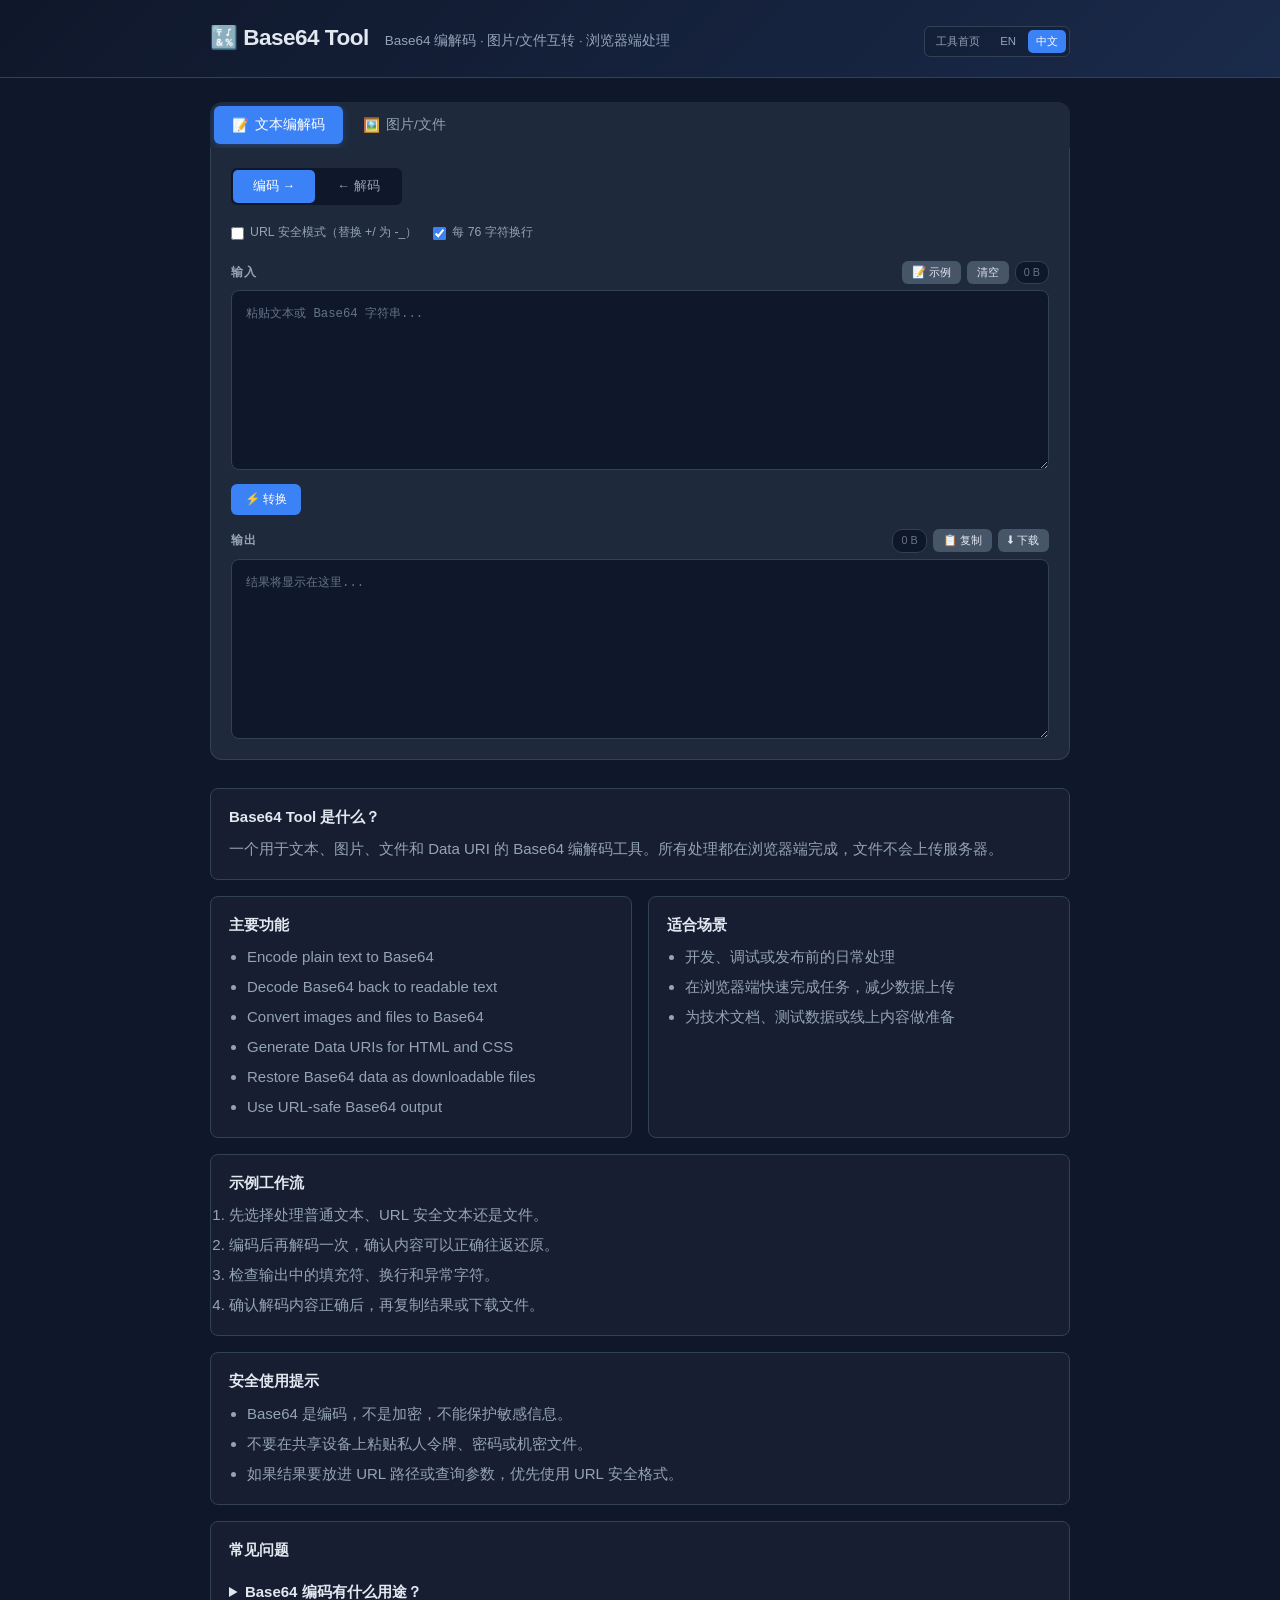
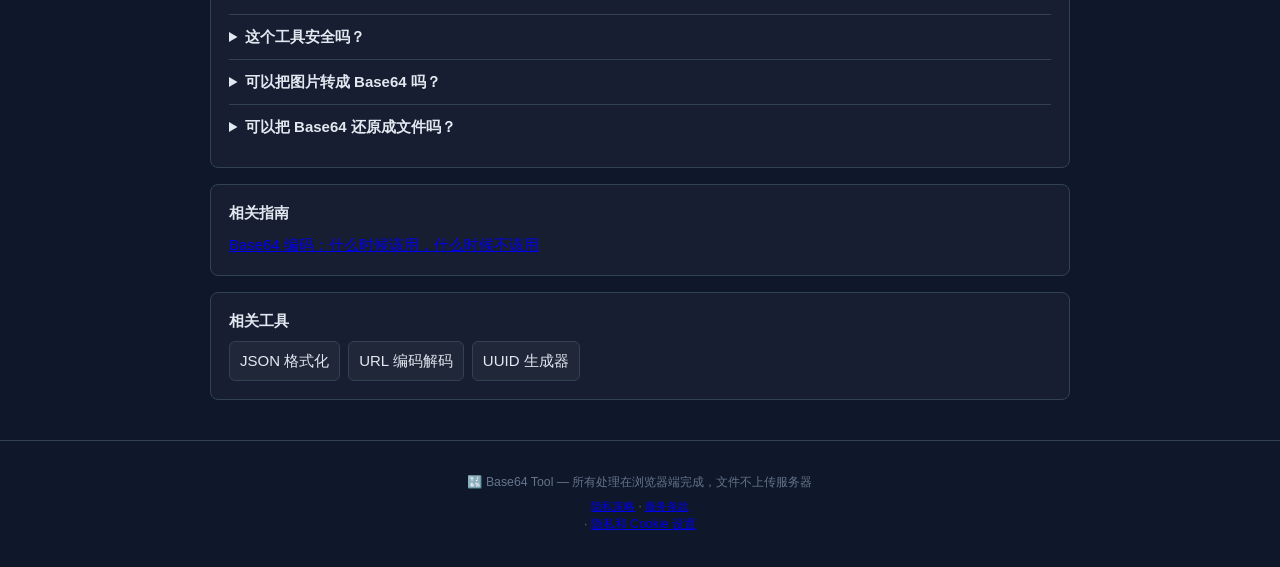
<file: zh/index.html>
<!DOCTYPE html>
<html lang="zh-CN">
<head>
  <!-- Primary Meta -->
  <meta name="description" content="Base64编解码在线工具。文本编码解码、图片和文件互转、Data URI生成。浏览器端处理，文件不上传。">
  <meta name="keywords" content="base64 encode, base64 decode, base64 image converter, base64编码, base64解码, data uri generator">
  <meta name="author" content="ToolkitBox">
  <meta name="robots" content="index, follow">
  <meta name="google-adsense-account" content="ca-pub-5333037258750046">
  <link rel="canonical" href="https://base64.toolkitbox.org/zh/">
  <link rel="alternate" hreflang="en" href="https://base64.toolkitbox.org/">
  <link rel="alternate" hreflang="zh-CN" href="https://base64.toolkitbox.org/zh/">
  <link rel="alternate" hreflang="x-default" href="https://base64.toolkitbox.org/">
<!-- Open Graph -->
  <meta property="og:type" content="website">
  <meta property="og:title" content="Base64 Tool - 免费在线工具">
  <meta property="og:description" content="Base64编解码在线工具。文本编码解码、图片和文件互转、Data URI生成。浏览器端处理，文件不上传。">
  <meta property="og:url" content="https://base64.toolkitbox.org/zh/">
  <meta property="og:image" content="https://base64.toolkitbox.org/og.png">
  <meta property="og:image:width" content="1200">
  <meta property="og:image:height" content="630">
  <meta property="og:image:alt" content="Base64 Tool - 免费在线工具">
<meta property="og:site_name" content="Base64 Tool">
  <meta property="og:locale" content="zh_CN">

  <!-- Twitter Card -->
  <meta name="twitter:card" content="summary_large_image">
  <meta name="twitter:image" content="https://base64.toolkitbox.org/og.png">
  <meta name="twitter:title" content="Base64 Tool - 免费在线工具">
  <meta name="twitter:description" content="Base64编解码在线工具。文本编码解码、图片和文件互转、Data URI生成。浏览器端处理，文件不上传。">
<meta charset="UTF-8">
  <meta name="viewport" content="width=device-width, initial-scale=1.0">
  <title>Base64 Tool - 免费在线工具 | 浏览器端处理 · 隐私安全</title>
  <link rel="stylesheet" href="../css/style.css">
  <script type="application/ld+json">
{
  "@context": "https://schema.org",
  "@type": "SoftwareApplication",
  "name": "Base64 Tool",
  "description": "Base64编解码在线工具。文本编码解码、图片和文件互转、Data URI生成。浏览器端处理，文件不上传。",
  "url": "https://base64.toolkitbox.org/zh/",
  "inLanguage": "zh-CN",
  "applicationCategory": "DeveloperApplication",
  "operatingSystem": "All",
  "browserRequirements": "Requires JavaScript",
  "isAccessibleForFree": true,
  "offers": {
    "@type": "Offer",
    "price": "0",
    "priceCurrency": "USD"
  },
  "featureList": [
    "Encode plain text to Base64",
    "Decode Base64 back to readable text",
    "Convert images and files to Base64",
    "Generate Data URIs for HTML and CSS",
    "Restore Base64 data as downloadable files",
    "Use URL-safe Base64 output"
  ],
  "publisher": {
    "@type": "Organization",
    "name": "ToolkitBox"
  }
}
  </script>
  <script type="application/ld+json">
{
  "@context": "https://schema.org",
  "@type": "FAQPage",
  "inLanguage": "zh-CN",
  "mainEntity": [
    {
      "@type": "Question",
      "name": "Base64 编码有什么用途？",
      "acceptedAnswer": {
        "@type": "Answer",
        "text": "Base64 常用于在 URL 参数、CSS、HTML、JSON、邮件附件等文本环境中传输二进制数据。"
      }
    },
    {
      "@type": "Question",
      "name": "这个工具安全吗？",
      "acceptedAnswer": {
        "@type": "Answer",
        "text": "安全。编码、解码和文件转换都在浏览器端完成，文本和文件不会上传服务器。"
      }
    },
    {
      "@type": "Question",
      "name": "可以把图片转成 Base64 吗？",
      "acceptedAnswer": {
        "@type": "Answer",
        "text": "可以。拖拽图片或选择文件后，工具会生成 Base64 和 Data URI，可用于 HTML/CSS。"
      }
    },
    {
      "@type": "Question",
      "name": "可以把 Base64 还原成文件吗？",
      "acceptedAnswer": {
        "@type": "Answer",
        "text": "可以。粘贴 Base64 数据并设置文件名，即可在浏览器中下载还原文件。"
      }
    }
  ]
}
  </script>
  <script type="application/ld+json">
{
  "@context": "https://schema.org",
  "@type": "BreadcrumbList",
  "inLanguage": "zh-CN",
  "itemListElement": [
    {
      "@type": "ListItem",
      "position": 1,
      "name": "ToolkitBox",
      "item": "https://toolkitbox.org/zh/"
    },
    {
      "@type": "ListItem",
      "position": 2,
      "name": "Base64 Tool",
      "item": "https://base64.toolkitbox.org/zh/"
    }
  ]
}
  </script>
  <script async src="https://pagead2.googlesyndication.com/pagead/js/adsbygoogle.js?client=ca-pub-5333037258750046"
     crossorigin="anonymous"></script>
  <script defer src="/privacy-controls.js"></script>
</head>
<body>
  <header class="header">
    <div class="container">
      <div class="header-inner">
        <h1 class="logo">🔣 Base64 Tool</h1>
        <p class="tagline">Base64 编解码 · 图片/文件互转 · 浏览器端处理</p>
        <nav class="language-switcher" aria-label="Language"><a class="home-link" href="https://toolkitbox.org/zh/">工具首页</a><a class="" href="../" lang="en">EN</a><a class="active" href="./" lang="zh-CN">中文</a></nav>
      </div>
    </div>
  </header>

  <main class="main container">
    <!-- Tab Navigation -->
    <nav class="tabs" role="tablist">
      <button class="tab active" role="tab" aria-selected="true" data-tab="text" tabindex="0">
        <span class="tab-icon">📝</span>
        <span class="tab-label">文本编解码</span>
      </button>
      <button class="tab" role="tab" aria-selected="false" data-tab="image" tabindex="-1">
        <span class="tab-icon">🖼️</span>
        <span class="tab-label">图片/文件</span>
      </button>
    </nav>

    <!-- === Tab: Text === -->
    <section class="tab-panel active" id="panel-text" role="tabpanel">
      <div class="panel-body">
        <!-- Direction -->
        <div class="direction-bar">
          <button class="dir-btn active" data-dir="encode">编码 →</button>
          <button class="dir-btn" data-dir="decode">← 解码</button>
        </div>

        <!-- Options -->
        <div class="options-bar">
          <label class="checkbox-label">
            <input type="checkbox" id="opt-urlsafe">
            URL 安全模式（替换 +/ 为 -_）
          </label>
          <label class="checkbox-label">
            <input type="checkbox" id="opt-wrap" checked>
            每 76 字符换行
          </label>
        </div>

        <!-- Input -->
        <div class="input-section">
          <div class="editor-panel">
            <div class="editor-header">
              <label for="text-input">输入</label>
              <div class="editor-actions">
                <button class="btn btn-sm" onclick="loadTextSample()">📝 示例</button>
                <button class="btn btn-sm" onclick="clearInput()">清空</button>
                <span id="input-size" class="size-badge">0 B</span>
              </div>
            </div>
            <textarea id="text-input" class="code-editor" placeholder="粘贴文本或 Base64 字符串..." spellcheck="false"></textarea>
          </div>
        </div>

        <!-- Button -->
        <div class="action-bar">
          <button class="btn btn-primary btn-lg" onclick="processText()">⚡ 转换</button>
        </div>

        <!-- Output -->
        <div class="input-section">
          <div class="editor-panel">
            <div class="editor-header">
              <label for="text-output">输出</label>
              <div class="editor-actions">
                <span id="output-size" class="size-badge">0 B</span>
                <button class="btn btn-sm" onclick="copyOutput()">📋 复制</button>
                <button class="btn btn-sm" onclick="downloadOutput()">⬇ 下载</button>
              </div>
            </div>
            <textarea id="text-output" class="code-editor" readonly placeholder="结果将显示在这里..." spellcheck="false"></textarea>
          </div>
        </div>

        <div id="text-status" class="status-bar"></div>
      </div>
    </section>

    <!-- === Tab: Image/File === -->
    <section class="tab-panel" id="panel-image" role="tabpanel" hidden>
      <div class="panel-body">
        <!-- Upload Area -->
        <div class="upload-section">
          <div id="drop-zone" class="drop-zone">
            <div class="drop-content">
              <span class="drop-icon">📁</span>
              <p>拖拽文件到此处或点击选择</p>
              <p class="drop-hint">支持图片、PDF、ZIP 等任何文件</p>
            </div>
            <input type="file" id="file-input" class="file-input" accept="*/*">
          </div>
        </div>

        <!-- File Info -->
        <div id="file-info" class="file-info" style="display:none">
          <div class="file-detail">
            <span id="file-name" class="file-name"></span>
            <span id="file-type" class="file-type-badge"></span>
            <span id="file-size-info" class="file-size-text"></span>
          </div>
          <div class="file-preview" id="file-preview"></div>
        </div>

        <!-- Image to Base64 -->
        <div class="input-section">
          <div class="editor-panel">
            <div class="editor-header">
              <label>Base64 数据</label>
              <div class="editor-actions">
                <span id="b64-size" class="size-badge">0 B</span>
                <button class="btn btn-sm" onclick="copyB64()">📋 复制</button>
              </div>
            </div>
            <textarea id="b64-output" class="code-editor" readonly placeholder="Base64 数据将显示在这里..." spellcheck="false" style="min-height:160px"></textarea>
          </div>
        </div>

        <!-- Data URI -->
        <div class="input-section">
          <div class="editor-panel">
            <div class="editor-header">
              <label>Data URI</label>
              <div class="editor-actions">
                <button class="btn btn-sm" onclick="copyDataUri()">📋 复制</button>
              </div>
            </div>
            <textarea id="data-uri-output" class="code-editor" readonly placeholder="data:image/png;base64,..." spellcheck="false" style="min-height:80px"></textarea>
          </div>
        </div>

        <!-- Base64 to File -->
        <div class="decode-section">
          <div class="section-title">从 Base64 还原文件</div>
          <div class="editor-panel">
            <div class="editor-header">
              <label for="b64-input">粘贴 Base64 数据</label>
              <div class="editor-actions">
                <button class="btn btn-sm" onclick="clearB64Input()">清空</button>
              </div>
            </div>
            <textarea id="b64-input" class="code-editor" placeholder="粘贴 Base64 字符串或 Data URI..." spellcheck="false" style="min-height:100px"></textarea>
          </div>
          <div class="action-bar">
            <label class="checkbox-label">
              <input type="text" id="decode-filename" class="small-input" placeholder="文件名（含扩展名）" value="decoded-file">
              <span class="hint">.png</span>
            </label>
            <button class="btn btn-primary" onclick="decodeB64()">⬇ 下载还原文件</button>
          </div>
        </div>

        <div id="file-status" class="status-bar"></div>
      </div>
    </section>
    <section class="seo-content" aria-label="工具说明和常见问题">
      <div class="seo-block">
        <h2>Base64 Tool 是什么？</h2>
        <p>一个用于文本、图片、文件和 Data URI 的 Base64 编解码工具。所有处理都在浏览器端完成，文件不会上传服务器。</p>
      </div>
      <div class="seo-grid">
        <div class="seo-block">
          <h2>主要功能</h2>
          <ul><li>Encode plain text to Base64</li><li>Decode Base64 back to readable text</li><li>Convert images and files to Base64</li><li>Generate Data URIs for HTML and CSS</li><li>Restore Base64 data as downloadable files</li><li>Use URL-safe Base64 output</li></ul>
        </div>
        <div class="seo-block">
          <h2>适合场景</h2>
          <ul><li>开发、调试或发布前的日常处理</li><li>在浏览器端快速完成任务，减少数据上传</li><li>为技术文档、测试数据或线上内容做准备</li></ul>
        </div>
      </div>
      <div class="seo-block example-workflow">
        <h2>示例工作流</h2>
        <ol>
          <li>先选择处理普通文本、URL 安全文本还是文件。</li>
          <li>编码后再解码一次，确认内容可以正确往返还原。</li>
          <li>检查输出中的填充符、换行和异常字符。</li>
          <li>确认解码内容正确后，再复制结果或下载文件。</li>
        </ol>
      </div>

      <div class="seo-block safe-use">
        <h2>安全使用提示</h2>
        <ul>
          <li>Base64 是编码，不是加密，不能保护敏感信息。</li>
          <li>不要在共享设备上粘贴私人令牌、密码或机密文件。</li>
          <li>如果结果要放进 URL 路径或查询参数，优先使用 URL 安全格式。</li>
        </ul>
      </div>

      <div class="seo-block faq-list">
        <h2>常见问题</h2>
        <details><summary>Base64 编码有什么用途？</summary><p>Base64 常用于在 URL 参数、CSS、HTML、JSON、邮件附件等文本环境中传输二进制数据。</p></details>
        <details><summary>这个工具安全吗？</summary><p>安全。编码、解码和文件转换都在浏览器端完成，文本和文件不会上传服务器。</p></details>
        <details><summary>可以把图片转成 Base64 吗？</summary><p>可以。拖拽图片或选择文件后，工具会生成 Base64 和 Data URI，可用于 HTML/CSS。</p></details>
        <details><summary>可以把 Base64 还原成文件吗？</summary><p>可以。粘贴 Base64 数据并设置文件名，即可在浏览器中下载还原文件。</p></details>
      </div>
      <div class="seo-block related-guides">
        <h2>相关指南</h2>
        <p><a href="https://toolkitbox.org/zh/guides/base64-encoding-best-practices/">Base64 编码：什么时候该用，什么时候不该用</a></p>
      </div>
      <div class="seo-block related-tools">
        <h2>相关工具</h2>
        <div class="related-links"><a href="https://json.toolkitbox.org/zh/">JSON 格式化</a><a href="https://url.toolkitbox.org/zh/">URL 编码解码</a><a href="https://uuid.toolkitbox.org/zh/">UUID 生成器</a></div>
      </div>
    </section>
  </main>

  <footer class="footer">
    <div class="container">
      <p>🔣 Base64 Tool — 所有处理在浏览器端完成，文件不上传服务器</p>
      <p class="footer-small"><a href="https://toolkitbox.org/zh/privacy/">隐私策略</a> · <a href="https://toolkitbox.org/zh/terms/">服务条款</a></p>
    </div>
   · <a href="https://toolkitbox.org/zh/privacy/#privacy-choices" data-privacy-settings>隐私和 Cookie 设置</a></footer>

  <script src="../js/app.js"></script>
</body>
</html>
</file>
<file: css/style.css>
/* === Reset & Base === */
*, *::before, *::after { box-sizing: border-box; margin: 0; padding: 0; }

:root {
  --bg: #0f172a;
  --bg-card: #1e293b;
  --bg-input: #0f172a;
  --border: #334155;
  --border-focus: #3b82f6;
  --text: #e2e8f0;
  --text-muted: #94a3b8;
  --text-dim: #64748b;
  --primary: #3b82f6;
  --primary-hover: #2563eb;
  --secondary: #475569;
  --secondary-hover: #64748b;
  --success: #22c55e;
  --error: #ef4444;
  --radius: 12px;
  --radius-sm: 8px;
  --radius-xs: 6px;
  --font-mono: 'SF Mono', 'Fira Code', 'Cascadia Code', 'JetBrains Mono', monospace;
  --font-ui: -apple-system, BlinkMacSystemFont, 'Segoe UI', Roboto, sans-serif;
}

html { font-size: 15px; }
body {
  font-family: var(--font-ui);
  background: var(--bg);
  color: var(--text);
  min-height: 100vh;
  line-height: 1.6;
}

.container { max-width: 900px; margin: 0 auto; padding: 0 20px; }

/* === Header === */
.header {
  border-bottom: 1px solid var(--border);
  padding: 20px 0;
  background: linear-gradient(135deg, #0f172a 0%, #1a2a4a 100%);
}
.header-inner { display: flex; align-items: baseline; gap: 16px; flex-wrap: wrap; }
.logo { font-size: 1.5rem; font-weight: 700; color: var(--text); letter-spacing: -0.5px; }
.tagline { color: var(--text-muted); font-size: 0.9rem; }

/* === Tabs === */
.tabs {
  display: flex; gap: 2px; margin-top: 24px;
  background: var(--bg-card); border-radius: var(--radius) var(--radius) 0 0; padding: 4px;
}
.tab {
  display: flex; align-items: center; gap: 6px;
  padding: 10px 18px; border: none; background: transparent; color: var(--text-muted);
  font-size: 0.9rem; font-family: var(--font-ui); cursor: pointer; border-radius: var(--radius-xs);
  transition: all 0.15s;
}
.tab:hover { color: var(--text); background: rgba(255,255,255,0.05); }
.tab.active { color: #fff; background: var(--primary); box-shadow: 0 2px 8px rgba(59,130,246,0.3); }
.tab:focus-visible { outline: 2px solid var(--primary); outline-offset: -2px; }

/* === Tab Panels === */
.tab-panel { display: none; }
.tab-panel.active { display: block; }

.panel-body {
  background: var(--bg-card); padding: 20px; border-radius: 0 0 var(--radius) var(--radius);
  border: 1px solid var(--border); border-top: none;
  display: flex; flex-direction: column; gap: 14px;
}

/* === Direction === */
.direction-bar { display: flex; gap: 2px; background: var(--bg-input); border-radius: var(--radius-xs); padding: 2px; width: fit-content; }
.dir-btn {
  padding: 8px 20px; border: none; background: transparent; color: var(--text-muted);
  font-size: 0.85rem; font-family: var(--font-ui); cursor: pointer; border-radius: 5px;
  font-weight: 500; transition: all 0.12s;
}
.dir-btn:hover { color: var(--text); }
.dir-btn.active { color: #fff; background: var(--primary); }

/* === Options === */
.options-bar {
  display: flex; gap: 16px; flex-wrap: wrap; padding: 4px 0;
}
.checkbox-label {
  display: flex; align-items: center; gap: 6px;
  font-size: 0.82rem; color: var(--text-muted); cursor: pointer;
}
.checkbox-label input { accent-color: var(--primary); }

/* === Input/Output Sections === */
.input-section { display: flex; flex-direction: column; gap: 0; }

.editor-panel { display: flex; flex-direction: column; gap: 6px; }
.editor-header {
  display: flex; justify-content: space-between; align-items: center;
}
.editor-header label { font-size: 0.82rem; font-weight: 600; color: var(--text-muted); text-transform: uppercase; letter-spacing: 0.5px; }
.editor-actions { display: flex; gap: 6px; align-items: center; }

.code-editor {
  width: 100%; min-height: 180px; padding: 14px;
  background: var(--bg-input); color: var(--text);
  border: 1px solid var(--border); border-radius: var(--radius-sm);
  font-family: var(--font-mono); font-size: 0.82rem; line-height: 1.5;
  resize: vertical; tab-size: 4;
  transition: border-color 0.15s;
}
.code-editor:focus { outline: none; border-color: var(--border-focus); box-shadow: 0 0 0 2px rgba(59,130,246,0.15); }
.code-editor[readonly] { cursor: default; }
.code-editor[readonly]:focus { border-color: var(--border); box-shadow: none; }
.code-editor::placeholder { color: var(--text-dim); }

/* === Action Bar === */
.action-bar { display: flex; align-items: center; gap: 12px; flex-wrap: wrap; }
.btn-lg { padding: 10px 28px; font-size: 0.95rem; }

/* === Status === */
.status-bar {
  padding: 10px 14px; border-radius: var(--radius-sm);
  font-size: 0.82rem; display: none;
}
.status-bar.visible { display: block; }
.status-success { background: rgba(34,197,94,0.1); color: var(--success); border: 1px solid rgba(34,197,94,0.2); }
.status-error { background: rgba(239,68,68,0.1); color: var(--error); border: 1px solid rgba(239,68,68,0.2); }
.status-info { background: rgba(59,130,246,0.1); color: var(--primary); border: 1px solid rgba(59,130,246,0.2); }

/* === Buttons === */
.btn {
  display: inline-flex; align-items: center; gap: 6px;
  padding: 7px 14px; border: none; border-radius: var(--radius-xs);
  font-size: 0.82rem; font-family: var(--font-ui); font-weight: 500;
  cursor: pointer; transition: all 0.15s; white-space: nowrap;
}
.btn-primary { background: var(--primary); color: #fff; }
.btn-primary:hover { background: var(--primary-hover); }
.btn-secondary { background: var(--secondary); color: #e2e8f0; }
.btn-secondary:hover { background: var(--secondary-hover); }
.btn-sm { padding: 4px 10px; font-size: 0.76rem; background: var(--secondary); color: #e2e8f0; }
.btn-sm:hover { background: var(--secondary-hover); }

.size-badge {
  font-size: 0.72rem; color: var(--text-dim);
  background: var(--bg-input); padding: 2px 8px; border-radius: 10px;
  border: 1px solid var(--border);
}

/* === Upload Area === */
.upload-section { margin: 4px 0; }
.drop-zone {
  border: 2px dashed var(--border); border-radius: var(--radius-sm);
  padding: 40px 20px; text-align: center; cursor: pointer;
  transition: all 0.2s; position: relative;
}
.drop-zone:hover, .drop-zone.dragover {
  border-color: var(--primary); background: rgba(59,130,246,0.05);
}
.drop-content { pointer-events: none; }
.drop-icon { font-size: 2.5rem; display: block; margin-bottom: 8px; }
.drop-zone p { color: var(--text-muted); font-size: 0.9rem; }
.drop-hint { font-size: 0.78rem !important; color: var(--text-dim) !important; margin-top: 4px; }
.file-input { position: absolute; inset: 0; opacity: 0; cursor: pointer; }

/* === File Info === */
.file-info {
  background: var(--bg-input); border: 1px solid var(--border); border-radius: var(--radius-sm);
  padding: 12px 16px;
}
.file-detail { display: flex; align-items: center; gap: 8px; flex-wrap: wrap; margin-bottom: 8px; }
.file-name { font-weight: 600; font-size: 0.9rem; }
.file-type-badge { font-size: 0.72rem; padding: 2px 8px; border-radius: 8px; background: rgba(59,130,246,0.15); color: var(--primary); }
.file-size-text { font-size: 0.78rem; color: var(--text-dim); }
.file-preview { text-align: center; }
.file-preview img { max-width: 100%; max-height: 300px; border-radius: var(--radius-xs); }

/* === Decode Section === */
.decode-section { border-top: 1px solid var(--border); padding-top: 14px; }
.section-title { font-size: 0.82rem; font-weight: 600; color: var(--text-muted); text-transform: uppercase; letter-spacing: 0.5px; margin-bottom: 8px; }

.small-input {
  padding: 6px 10px; background: var(--bg-input); color: var(--text);
  border: 1px solid var(--border); border-radius: var(--radius-xs);
  font-family: var(--font-mono); font-size: 0.82rem; width: 180px; outline: none;
}
.small-input:focus { border-color: var(--border-focus); }
.hint { font-size: 0.76rem; color: var(--text-dim); }

/* === Toast === */
.toast {
  position: fixed; bottom: 24px; left: 50%; transform: translateX(-50%);
  padding: 10px 24px; border-radius: var(--radius); background: var(--bg-card);
  border: 1px solid var(--border); color: var(--text); font-size: 0.85rem;
  box-shadow: 0 4px 20px rgba(0,0,0,0.3); z-index: 100;
  animation: toastIn 0.3s ease;
}
@keyframes toastIn {
  from { opacity: 0; transform: translateX(-50%) translateY(10px); }
  to { opacity: 1; transform: translateX(-50%) translateY(0); }
}

/* === Footer === */
.footer {
  text-align: center; padding: 32px 0; margin-top: 40px;
  border-top: 1px solid var(--border); color: var(--text-dim); font-size: 0.82rem;
}
.footer-small { margin-top: 4px; font-size: 0.75rem; }
/* === SEO / GEO Content === */
.language-switcher { margin-left: auto; display: inline-flex; gap: 4px; padding: 3px; border: 1px solid var(--border); border-radius: var(--radius-xs); background: rgba(15,23,42,0.35); }
.language-switcher a { color: var(--text-muted); text-decoration: none; font-size: 0.76rem; line-height: 1; padding: 6px 8px; border-radius: 5px; }
.language-switcher a:hover, .language-switcher a.active { color: #fff; background: var(--primary); }
.seo-content { margin-top: 28px; display: flex; flex-direction: column; gap: 16px; color: var(--text-muted); }
.seo-grid { display: grid; grid-template-columns: repeat(2, minmax(0, 1fr)); gap: 16px; }
.seo-block { background: rgba(255,255,255,0.03); border: 1px solid var(--border); border-radius: var(--radius-sm); padding: 18px; }
.seo-block h2 { color: var(--text); font-size: 1rem; line-height: 1.35; margin: 0 0 10px; letter-spacing: 0; }
.seo-block p { margin: 0; }
.seo-block ul { margin: 0; padding-left: 18px; }
.seo-block li + li { margin-top: 6px; }
.faq-list details { border-top: 1px solid var(--border); padding: 10px 0; }
.faq-list details:first-of-type { border-top: 0; }
.faq-list summary { color: var(--text); cursor: pointer; font-weight: 600; }
.faq-list details p { margin-top: 8px; }
@media (max-width: 720px) { .language-switcher { margin-left: 0; } .seo-grid { grid-template-columns: 1fr; } }
.related-links { display: flex; flex-wrap: wrap; gap: 8px; margin-top: 10px; }
.related-links a { color: var(--text); text-decoration: none; border: 1px solid var(--border); border-radius: var(--radius-xs); padding: 7px 10px; background: rgba(255,255,255,0.04); }
.related-links a:hover { border-color: var(--primary); color: #fff; }


/* === Mobile ad-safety and overflow guard === */
html, body { max-width: 100%; overflow-x: hidden; }
.container, .card, .tool-layout, .result-area, .seo-content { min-width: 0; }
.tabs, .section-tabs { max-width: 100%; overflow-x: auto; -webkit-overflow-scrolling: touch; scrollbar-width: thin; }
.tab, .section-tab { flex: 0 0 auto; }
.code-editor, textarea, input, select { max-width: 100%; }
.editor-header, .editor-actions, .controls, .control-group, .input-row, .action-bar { min-width: 0; }
@media (max-width: 560px) {
  .container { width: 100%; padding-left: 12px; padding-right: 12px; }
  .header { padding: 16px 0; }
  .header-inner { align-items: flex-start; gap: 8px; }
  .logo { font-size: 1.28rem; }
  .tagline { width: 100%; overflow-wrap: anywhere; }
  .tabs { margin-left: -12px; margin-right: -12px; padding-left: 12px; padding-right: 12px; border-radius: 0; }
  .tool-layout, .card { border-radius: var(--radius-sm); }
  .tool-layout, .input-section, .result-section, .upload-section, .result-area { padding: 14px; }
  .editor-header, .controls, .input-row, .action-bar { flex-wrap: wrap; }
  .editor-actions { width: 100%; flex-wrap: wrap; justify-content: flex-start; }
  .editor-actions .btn-sm { flex: 1 1 auto; justify-content: center; }
  .btn { justify-content: center; }
  .domain-input { min-width: 0; width: 100%; }
  .input-row .btn, .action-bar .btn { flex: 1 1 auto; }
  .code-editor { min-height: 220px; }
  .toast { width: calc(100vw - 32px); text-align: center; }
}
</file>
